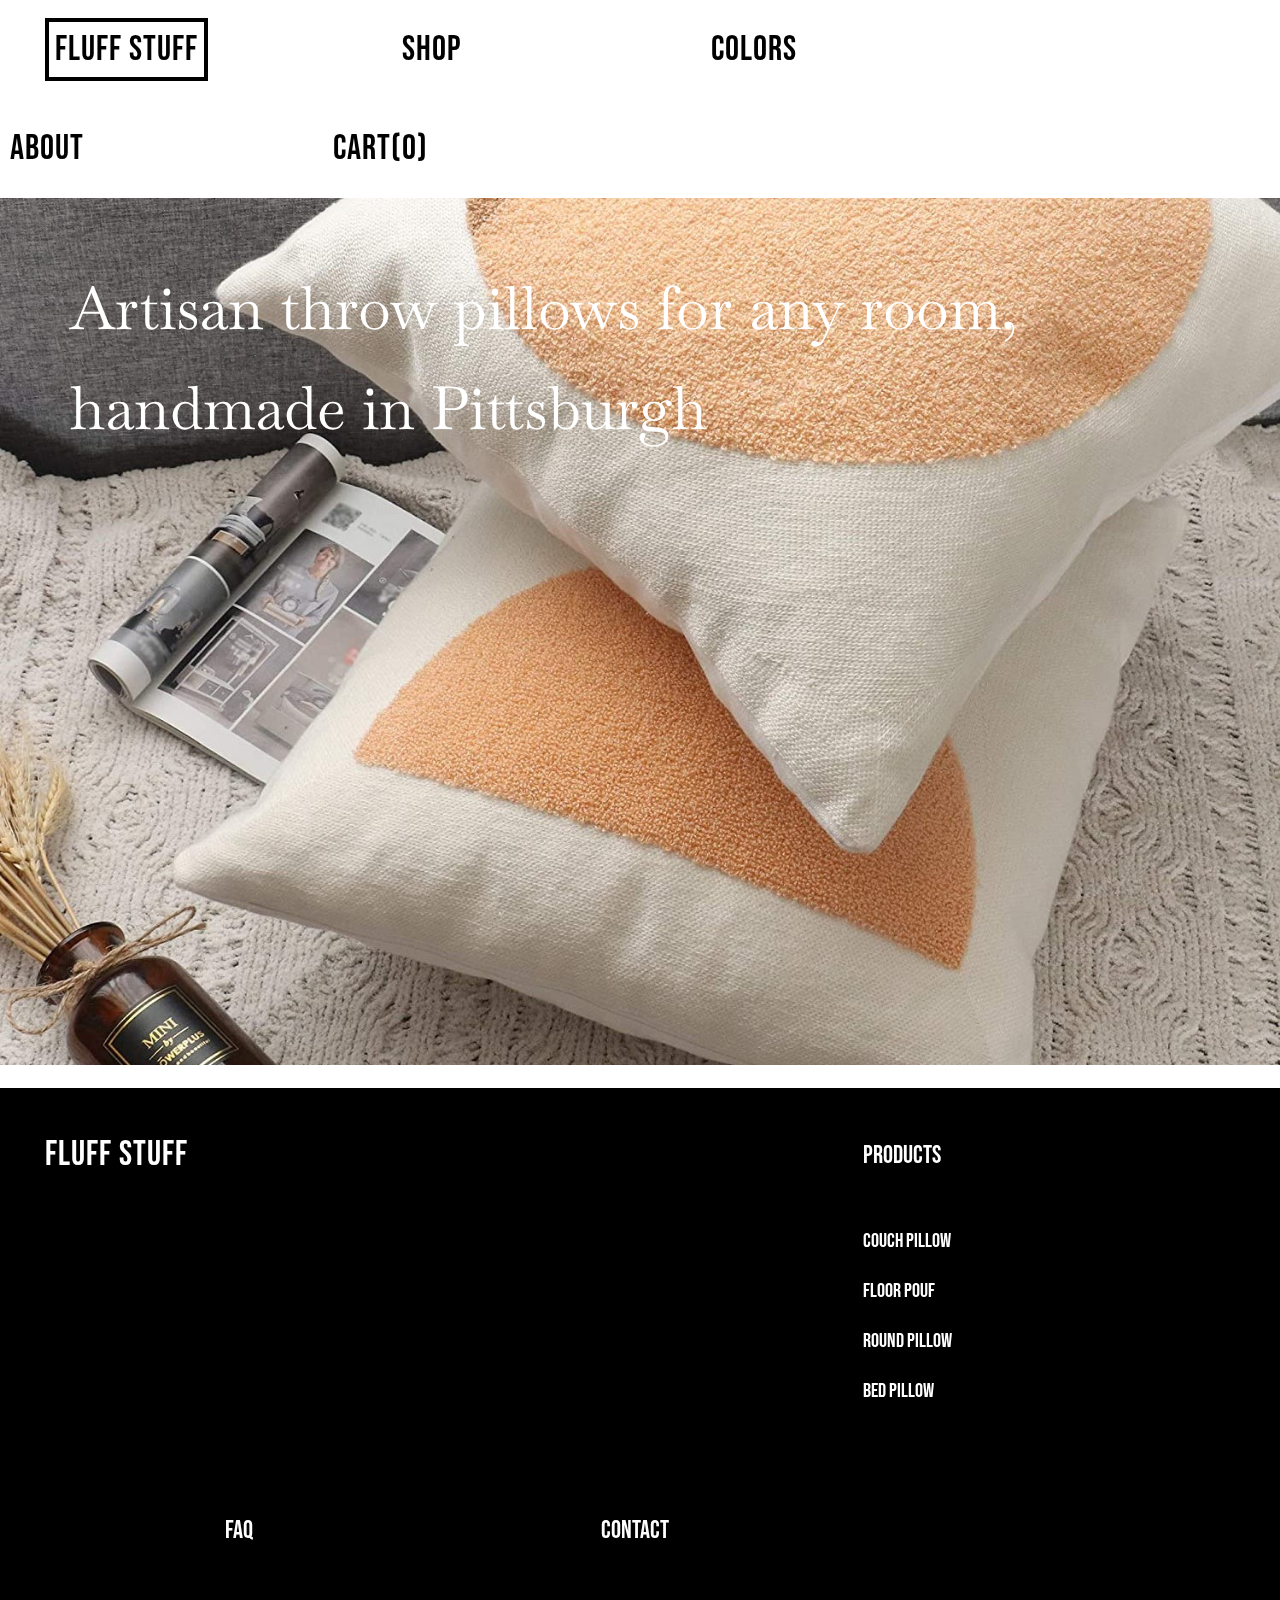
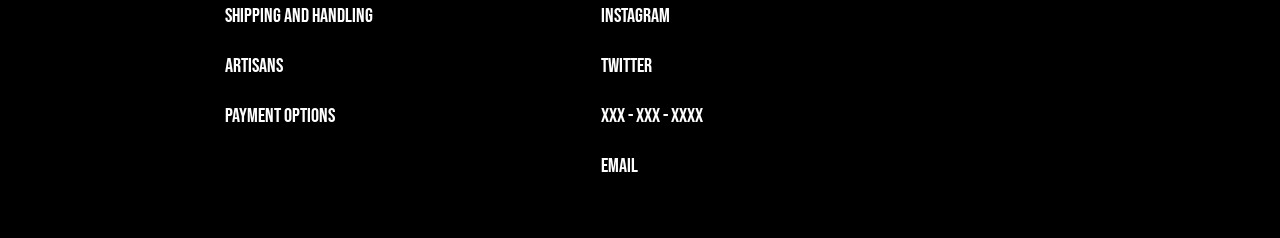
<file: index.html>
<!DOCTYPE html>
<html>
	<head>
		<link rel="stylesheet" href="homework_6A/style.css">
		<link rel="preconnect" href="https://fonts.googleapis.com">
		<link rel="preconnect" href="https://fonts.gstatic.com" crossorigin>
		<link href="https://fonts.googleapis.com/css2?family=Bebas+Neue&display=swap" rel="stylesheet">
		<link href="https://fonts.googleapis.com/css2?family=Baskervville&display=swap" rel="stylesheet">
		<title>Fluff Stuff</title>
	</head>
	<body>
		<!-- Navigation Bar -->
		<div id="navbarContainer">
			<div id="navbar-left">
				<div class="navbarText" id="currentTabBox"><a href="index.html">FLUFF STUFF</a></div>
			</div>
			<div class="navbar">
				<div class="navbarText"><a href="homework_6A/shop.html">SHOP</a></div>
			</div>
			<div class="navbar">
				<div class="navbarText">COLORS</div>
			</div>
			<div class="navbar">
				<div class="navbarText">ABOUT</div>
			</div>
			<div id="navbar-right">
				<div class="navbarText"><a href="homework_6A/cart.html">CART(</a><span>0</span>)</div>
		</div>
		<!-- Main Image -->
		<div class="homecontainer"><a href="homework_6A/shop.html">
			<img src="homework_6A/homepage_img.jpg" alt="Two linen pillows with orange yarn texture on a soft knit backdrop" width="100%">
			<div class="hometext">Artisan throw pillows for any room, handmade in Pittsburgh</div>
		</a></div>
		<!-- Footer -->
		<div class="footer">
			<div id="flogo">FLUFF STUFF</div>
			<div class="fcontainers">
				<p class="fheader">PRODUCTS</p>
				<p class="ftext">COUCH PILLOW<br>FLOOR POUF<br>ROUND PILLOW<br>BED PILLOW</p>
			</div>
			<div class="fcontainers">
				<p class="fheader">FAQ</p>
				<p class="ftext">SHIPPING AND HANDLING<br>ARTISANS<br>PAYMENT OPTIONS</p>
			</div>
			<div class="fcontainers">
				<p class="fheader">CONTACT</p>
				<p class="ftext">INSTAGRAM<br>TWITTER<br>XXX - XXX - XXXX<br>EMAIL</p>
			</div>
		</div>
	</body>
	<script src="homework_6A/main.js"></script>
</html>
</file>
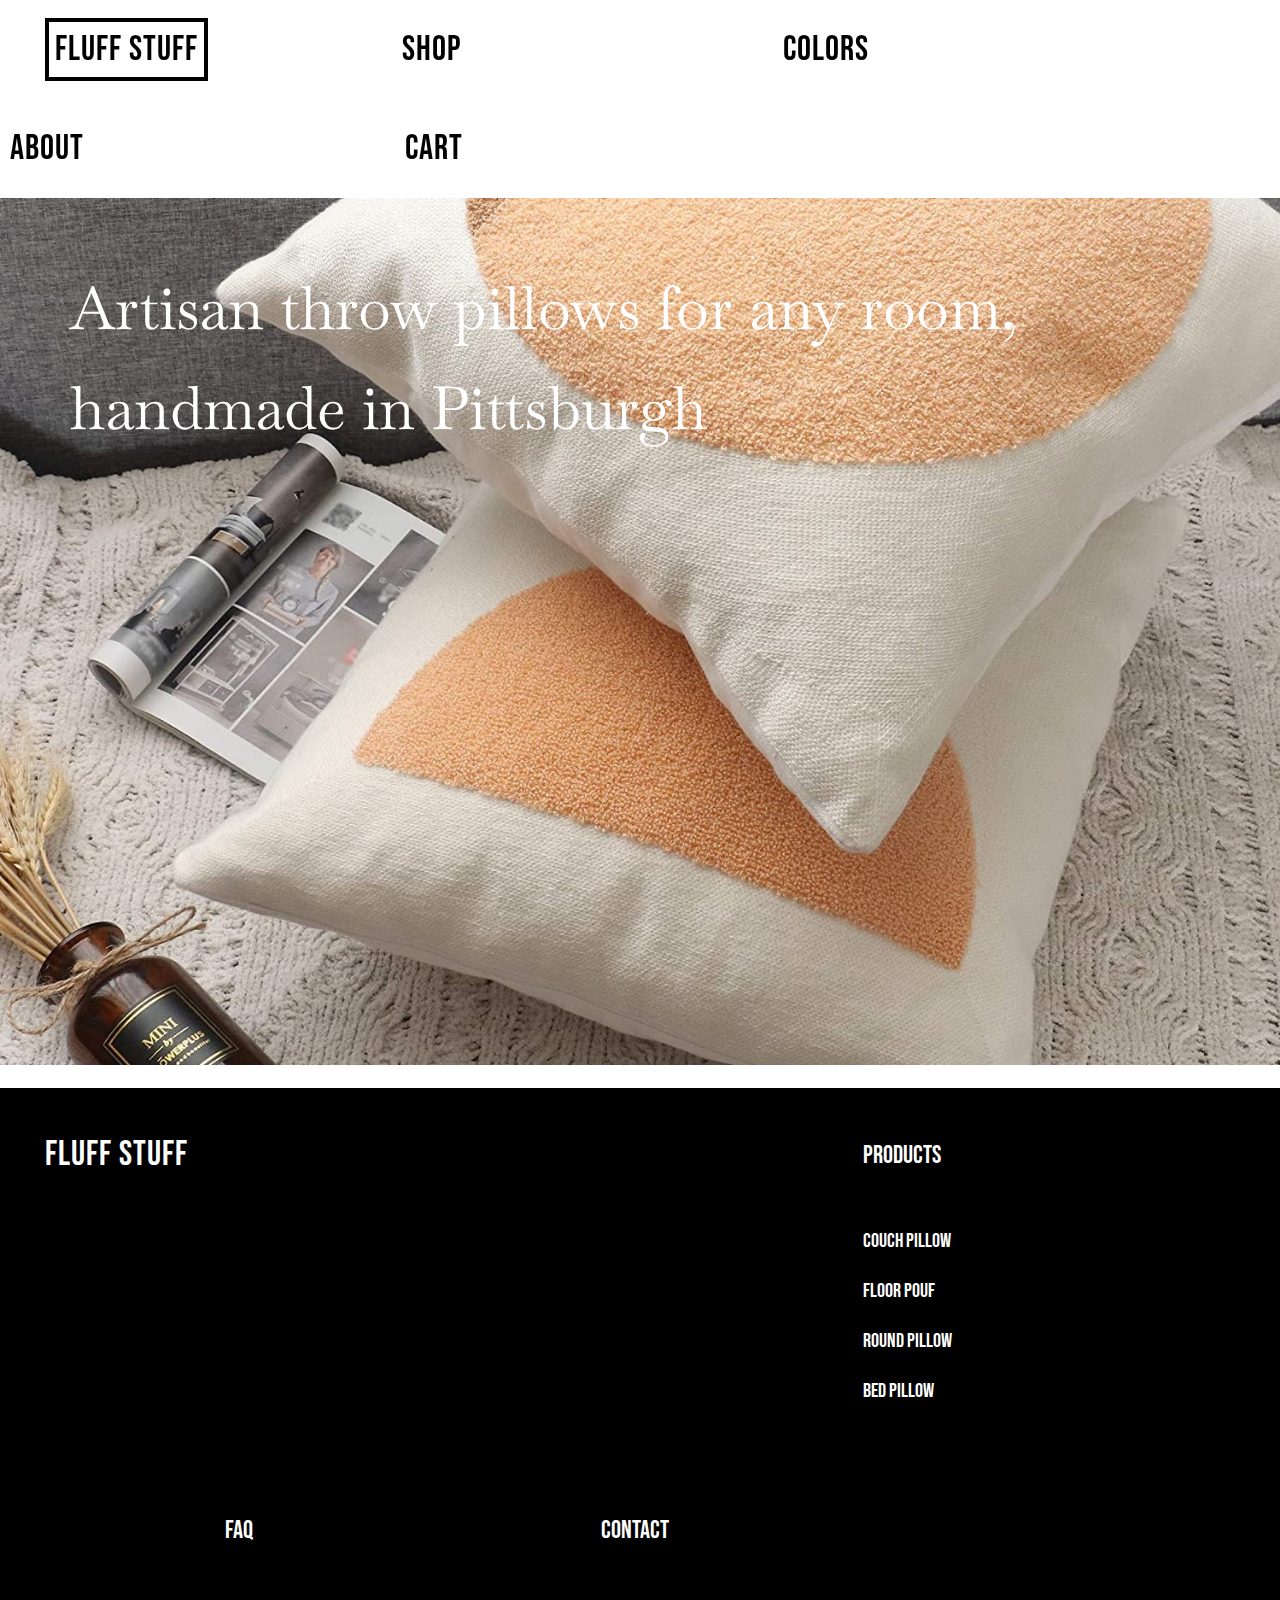
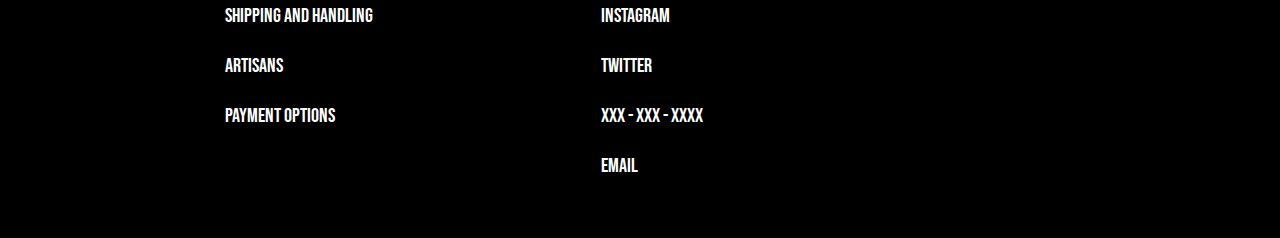
<file: homework_5/index.html>
<!DOCTYPE html>
<html>
	<head>
		<link rel="stylesheet" href="style.css">
		<link rel="preconnect" href="https://fonts.googleapis.com">
		<link rel="preconnect" href="https://fonts.gstatic.com" crossorigin>
		<link href="https://fonts.googleapis.com/css2?family=Bebas+Neue&display=swap" rel="stylesheet">
		<link href="https://fonts.googleapis.com/css2?family=Baskervville&display=swap" rel="stylesheet">
		<title>Fluff Stuff</title>
	</head>
	<body>
		<!-- Navigation Bar -->
		<div id="navbarContainer">
			<div id="navbar-left">
				<div class="navbarText" id="currentTabBox"><a href="index.html">FLUFF STUFF</a></div>
			</div>
			<div class="navbar">
				<div class="navbarText"><a href="shop.html">SHOP</a></div>
			</div>
			<div class="navbar">
				<div class="navbarText">COLORS</div>
			</div>
			<div class="navbar">
				<div class="navbarText">ABOUT</div>
			</div>
			<div id="navbar-right">
				<div class="navbarText">CART</div>
			</div>
		</div>
		<!-- Main Image -->
		<div class="homecontainer"><a href="shop.html">
			<img src="homepage_img.jpg" alt="Two linen pillows with orange yarn texture on a soft knit backdrop" width="100%">
			<div class="hometext">Artisan throw pillows for any room, handmade in Pittsburgh</div>
		</a></div>
		<!-- Footer -->
		<div class="footer">
			<div id="flogo">FLUFF STUFF</div>
			<div class="fcontainers">
				<p class="fheader">PRODUCTS</p>
				<p class="ftext">COUCH PILLOW<br>FLOOR POUF<br>ROUND PILLOW<br>BED PILLOW</p>
			</div>
			<div class="fcontainers">
				<p class="fheader">FAQ</p>
				<p class="ftext">SHIPPING AND HANDLING<br>ARTISANS<br>PAYMENT OPTIONS</p>
			</div>
			<div class="fcontainers">
				<p class="fheader">CONTACT</p>
				<p class="ftext">INSTAGRAM<br>TWITTER<br>XXX - XXX - XXXX<br>EMAIL</p>
			</div>
		</div>
	</body>
</html>
</file>
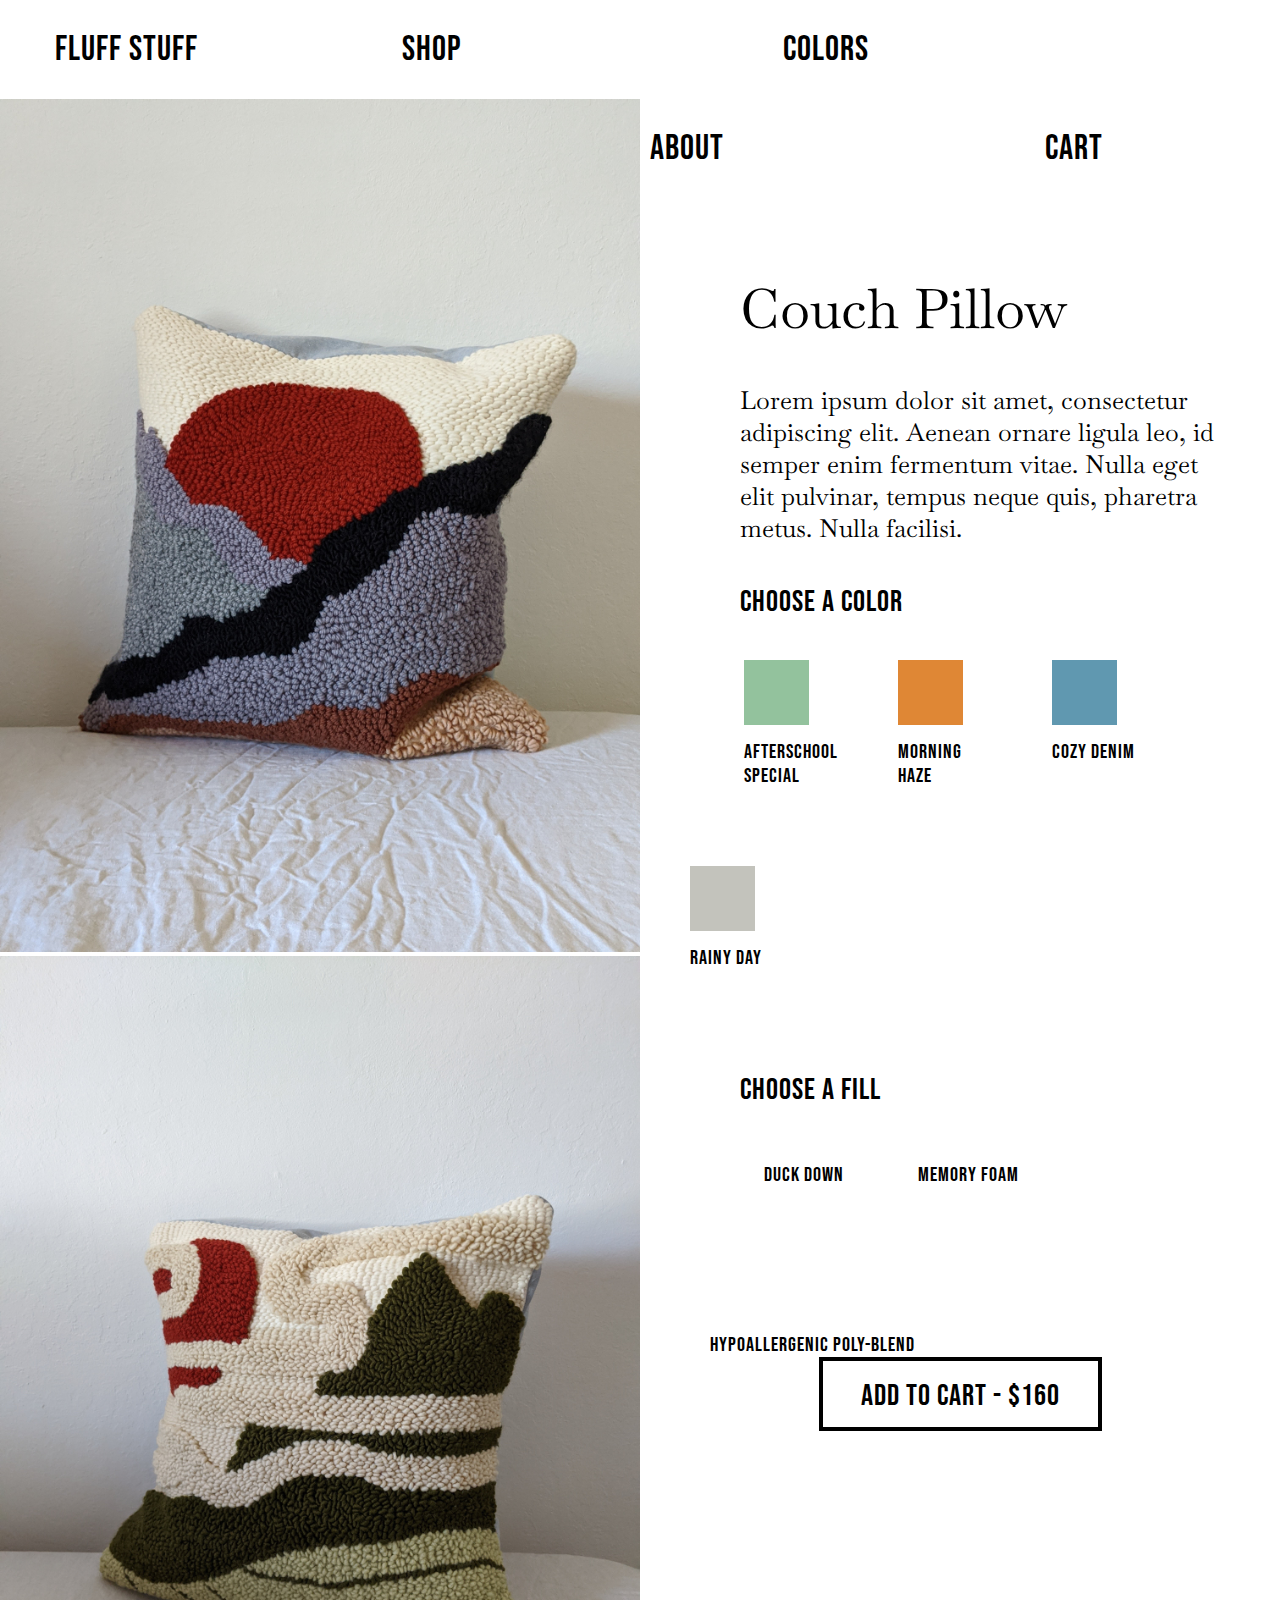
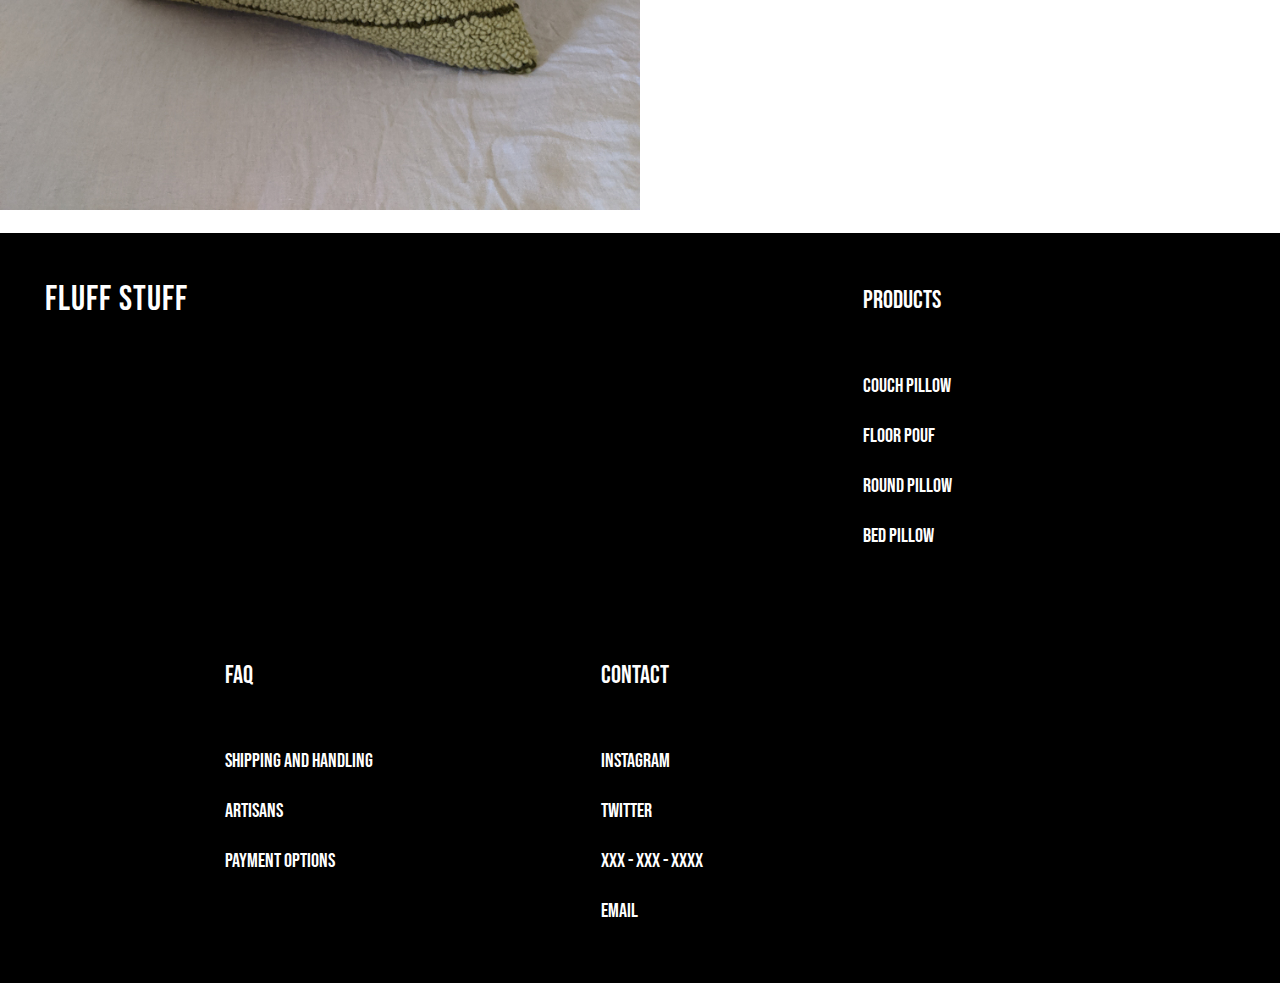
<file: homework_5/couch pillow product detail.html>
<!DOCTYPE html>
<html>
	<head>
		<link rel="stylesheet" href="style.css">
		<link rel="preconnect" href="https://fonts.googleapis.com">
		<link rel="preconnect" href="https://fonts.gstatic.com" crossorigin>
		<link href="https://fonts.googleapis.com/css2?family=Bebas+Neue&display=swap" rel="stylesheet">
		<link href="https://fonts.googleapis.com/css2?family=Baskervville&display=swap" rel="stylesheet">
		<title>Couch Pillow - Fluff Stuff</title>
	</head>
	<body>
		<!-- Navigation Bar -->
			<div id="navbar-left">
				<div class="navbarText"><a href="../index.html">FLUFF STUFF</a></div>
			</div>
			<div class="navbar">
				<div class="navbarText"><a href="shop.html">SHOP</a></div>
			</div>
			<div class="navbar">
				<div class="navbarText"><a href="colors.html">COLORS</a></div>
			</div>
			<div class="navbar">
				<div class="navbarText">ABOUT</div>
			</div>
			<div id="navbar-right">
				<div class="navbarText">CART</div>
			</div>
		<!-- Product Images -->
		<div class="imageScroll">
			<img src="product1.jpg" alt="Punch needle pillow with neutral mountainscape and red sun.">
			<img src="product2.jpg" alt="Punch needle pillow with green mountainscape, tea field, hazy fog, and red sun.">
		</div>
		<!-- Product Description/Choices -->
		<div class="productDetailContainer">
			<div id="productName">Couch Pillow</div>
			<div id="productDescription">Lorem ipsum dolor sit amet, consectetur adipiscing elit. Aenean ornare ligula leo, id semper enim fermentum vitae. Nulla eget elit pulvinar, tempus neque quis, pharetra metus. Nulla facilisi. </div>
			<!-- Product Choices -->
			<div class="choiceHeader">Choose a Color</div>
			<div class="whitespace"></div>
			<div class="colorChoices">
				<div class="colorBox" id="afterschoolspecial"></div>
				<div class="choiceLabel">Afterschool Special</div>
			</div>
			<div class="colorChoices">
				<div class="colorBox" id="morninghaze"></div>
				<div class="choiceLabel">Morning Haze</div>
			</div>
			<div class="colorChoices">
				<div class="colorBox" id="cozydenim"></div>
				<div class="choiceLabel">Cozy Denim</div>
			</div>
			<div class="colorChoices">
				<div class="colorBox" id="rainyday"></div>
				<div class="choiceLabel">Rainy Day</div>
			</div>
			<div class="choiceHeader">Choose a Fill</div>
			<div class="whitespace"></div>
			<div class="fillChoices">
				<div class="choiceLabel">Duck Down</div>
			</div>
			<div class="fillChoices">
				<div class="choiceLabel">Memory Foam</div>
			</div>
			<div class="fillChoices">
				<div class="choiceLabel">Hypoallergenic Poly-Blend</div>
			</div>
			<!-- Add to Cart -->
			<div id="addcartButton">
				<div id="addcartText">Add to Cart - $160</div>
			</div>
		</div>
		<!-- Footer -->
		<div class="footer">
			<div id="flogo">FLUFF STUFF</div>
			<div class="fcontainers">
				<p class="fheader">PRODUCTS</p>
				<p class="ftext">COUCH PILLOW<br>FLOOR POUF<br>ROUND PILLOW<br>BED PILLOW</p>
			</div>
			<div class="fcontainers">
				<p class="fheader">FAQ</p>
				<p class="ftext">SHIPPING AND HANDLING<br>ARTISANS<br>PAYMENT OPTIONS</p>
			</div>
			<div class="fcontainers">
				<p class="fheader">CONTACT</p>
				<p class="ftext">INSTAGRAM<br>TWITTER<br>XXX - XXX - XXXX<br>EMAIL</p>
			</div>
		</div>
	</body>
</html>
</file>
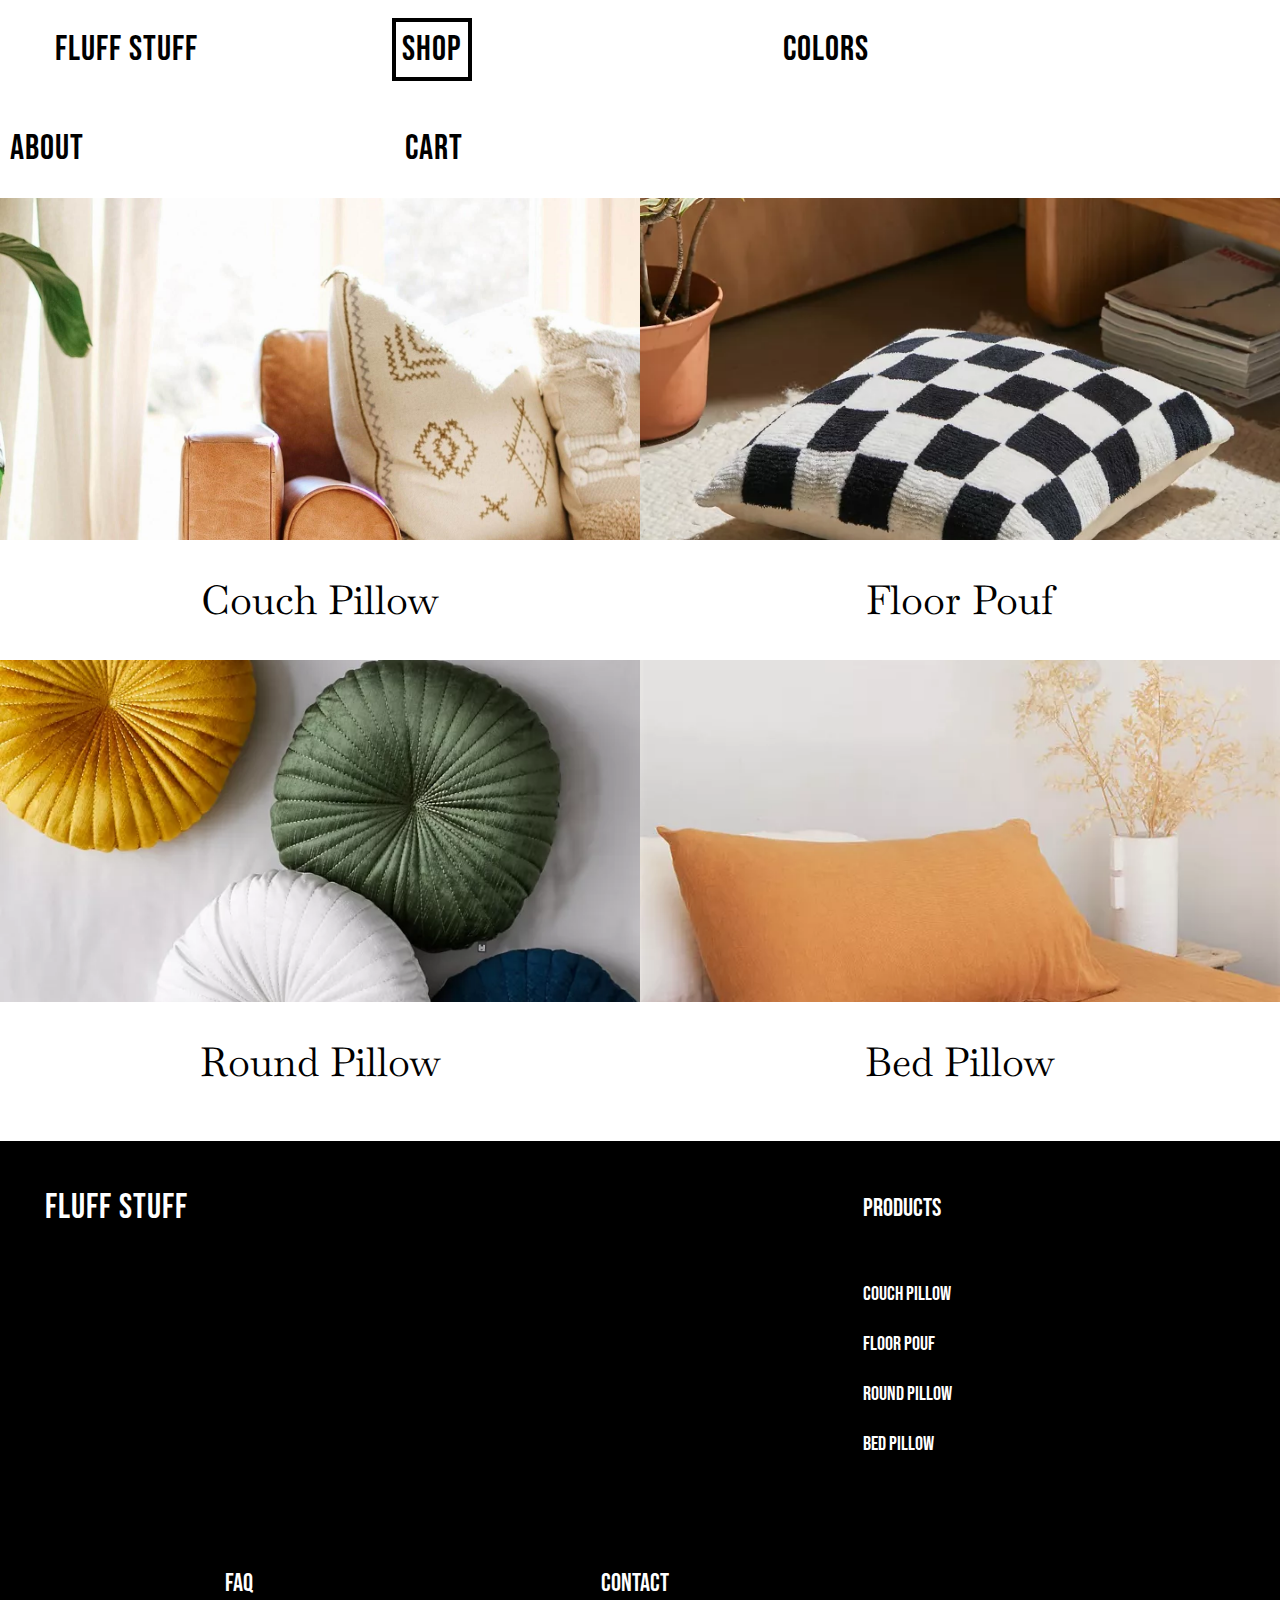
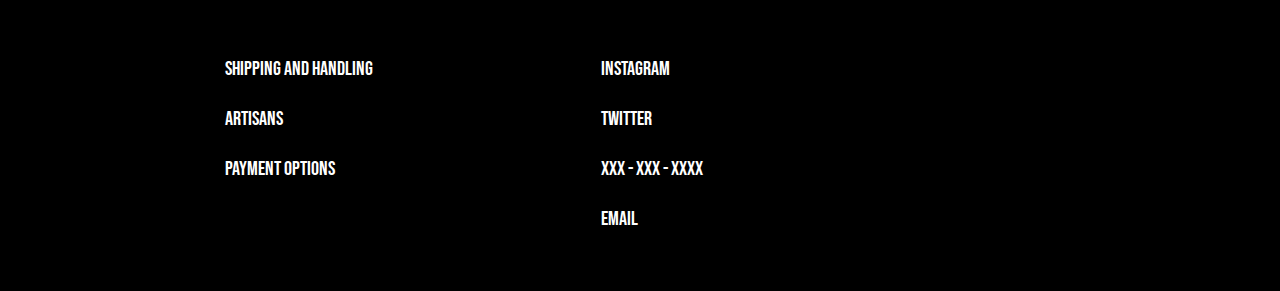
<file: homework_5/shop.html>
<!DOCTYPE html>
<html>
	<head>
		<link rel="stylesheet" href="style.css">
		<link rel="preconnect" href="https://fonts.googleapis.com">
		<link rel="preconnect" href="https://fonts.gstatic.com" crossorigin>
		<link href="https://fonts.googleapis.com/css2?family=Bebas+Neue&display=swap" rel="stylesheet">
		<link href="https://fonts.googleapis.com/css2?family=Baskervville&display=swap" rel="stylesheet">
		<title>Shop - Fluff Stuff</title>
	</head>
	<body>
		<!-- Navigation Bar -->
			<div id="navbar-left">
				<div class="navbarText"><a href="../index.html">FLUFF STUFF</a></div>
			</div>
			<div class="navbar">
				<div class="navbarText" id="currentTabBox"><a href="shop.html">SHOP</a></div>
			</div>
			<div class="navbar">
				<div class="navbarText"><a href="colors.html">COLORS</a></div>
			</div>
			<div class="navbar">
				<div class="navbarText">ABOUT</div>
			</div>
			<div id="navbar-right">
				<div class="navbarText">CART</div>
			</div>
		<!-- Product Images -->
		<div class="productContainer">
			<div class="imageContainer"><a href="couch pillow product detail.html">
				<img src="couchpillow_img.jpeg" alt="Two textured white throw pillows on a tan leather couch.">
				<div class="hoverBox-container">
					<div class="hoverBox-text">Couch Pillow</div>
				</a></div>
			</div>
			<div class="imageContainer">
				<img src="floorpouf_img.png" alt="A black-and-white checkered pillow on a rug on the floor.">
				<div class="hoverBox-container">
					<div class="hoverBox-text">Floor Pouf</div>
				</div>
			</div>
			<div class="imageContainer">
				<img src="roundpillow_img.png" alt="Yellow, green, white, and navy round velvet pillows.">
				<div class="hoverBox-container">
					<div class="hoverBox-text">Round Pillow</div>
				</div>
			</div>
			<div class="imageContainer">
				<img src="bedpillow_img.png" alt="Bed with terracotta pillow and sheets.">
				<div class="hoverBox-container">
					<div class="hoverBox-text">Bed Pillow</div>
				</div>
			</div>
		</div>
		<!-- Footer -->
		<div class="footer">
			<div id="flogo">FLUFF STUFF</div>
			<div class="fcontainers">
				<p class="fheader">PRODUCTS</p>
				<p class="ftext">COUCH PILLOW<br>FLOOR POUF<br>ROUND PILLOW<br>BED PILLOW</p>
			</div>
			<div class="fcontainers">
				<p class="fheader">FAQ</p>
				<p class="ftext">SHIPPING AND HANDLING<br>ARTISANS<br>PAYMENT OPTIONS</p>
			</div>
			<div class="fcontainers">
				<p class="fheader">CONTACT</p>
				<p class="ftext">INSTAGRAM<br>TWITTER<br>XXX - XXX - XXXX<br>EMAIL</p>
			</div>
		</div>
	</body>
</html>
</file>
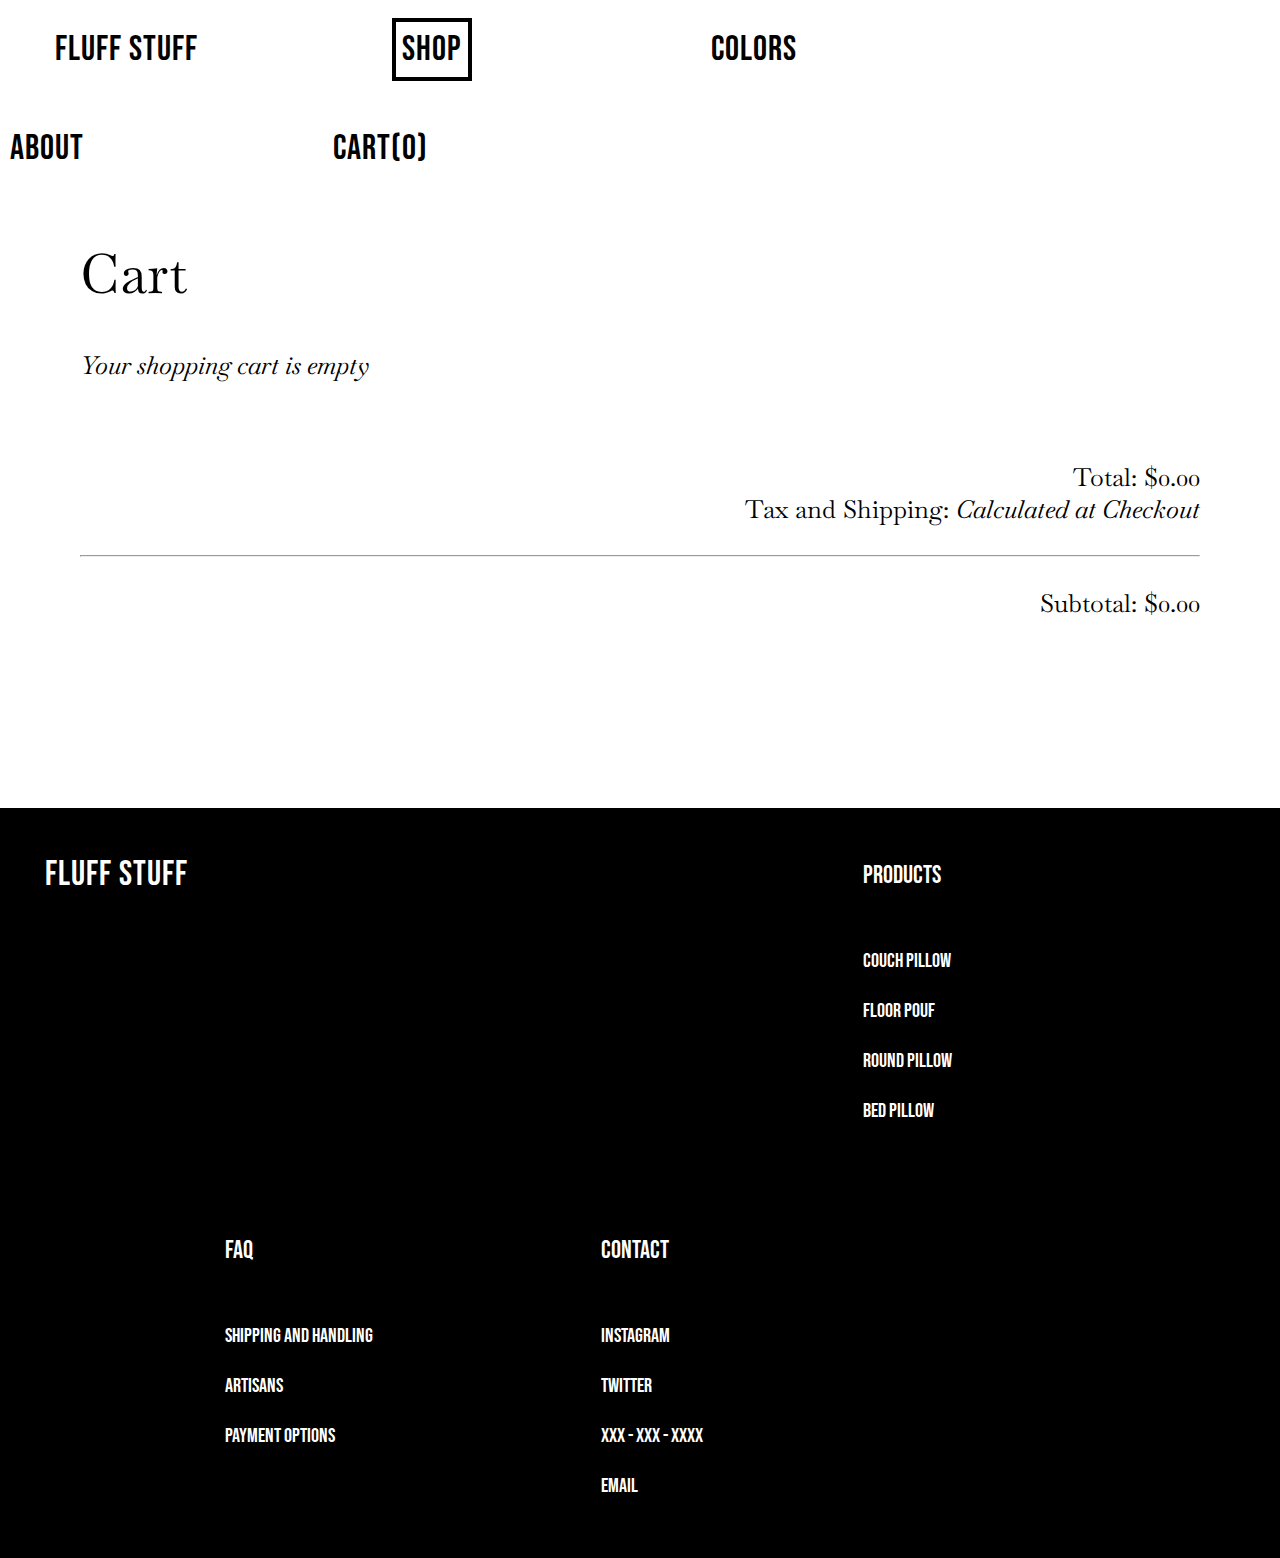
<file: homework_6A/cart.html>
<!DOCTYPE html>
<html>
	<head>
		<link rel="stylesheet" href="style.css">
		<link rel="preconnect" href="https://fonts.googleapis.com">
		<link rel="preconnect" href="https://fonts.gstatic.com" crossorigin>
		<link href="https://fonts.googleapis.com/css2?family=Bebas+Neue&display=swap" rel="stylesheet">
		<link href="https://fonts.googleapis.com/css2?family=Baskervville&display=swap" rel="stylesheet">
		<title>Shop - Fluff Stuff</title>
	</head>
	<body>
		<!-- Navigation Bar -->
			<div id="navbar-left">
				<div class="navbarText"><a href="../index.html">FLUFF STUFF</a></div>
			</div>
			<div class="navbar">
				<div class="navbarText" id="currentTabBox"><a href="shop.html">SHOP</a></div>
			</div>
			<div class="navbar">
				<div class="navbarText">COLORS</div>
			</div>
			<div class="navbar">
				<div class="navbarText">ABOUT</div>
			</div>
			<div id="navbar-right">
				<div class="navbarText"><a href="cart.html">CART(</a><span>0</span>)</div>
			</div>
		<!-- Cart Page Header -->
		<div id="cartHeader">Cart</div>

		<!-- Cart Body -->
		<div class="cartEmpty"><i>Your shopping cart is empty</i></div>

		<!-- Subtotals -->
		<div class="subtotalsText">Total: <span>$0.00</span></div>
		<div class="subtotalsText">Tax and Shipping: <i>Calculated at Checkout</i></div>
		<hr>
		<div class="subtotalsText">Subtotal: <span>$0.00</span></div>
		<div class="whitespace"></div>
		<!-- Footer -->
		<div class="footer">
			<div id="flogo">FLUFF STUFF</div>
			<div class="fcontainers">
				<p class="fheader">PRODUCTS</p>
				<p class="ftext">COUCH PILLOW<br>FLOOR POUF<br>ROUND PILLOW<br>BED PILLOW</p>
			</div>
			<div class="fcontainers">
				<p class="fheader">FAQ</p>
				<p class="ftext">SHIPPING AND HANDLING<br>ARTISANS<br>PAYMENT OPTIONS</p>
			</div>
			<div class="fcontainers">
				<p class="fheader">CONTACT</p>
				<p class="ftext">INSTAGRAM<br>TWITTER<br>XXX - XXX - XXXX<br>EMAIL</p>
			</div>
		</div>
	</body>
	<script src="main.js"></script>
</html>
</file>
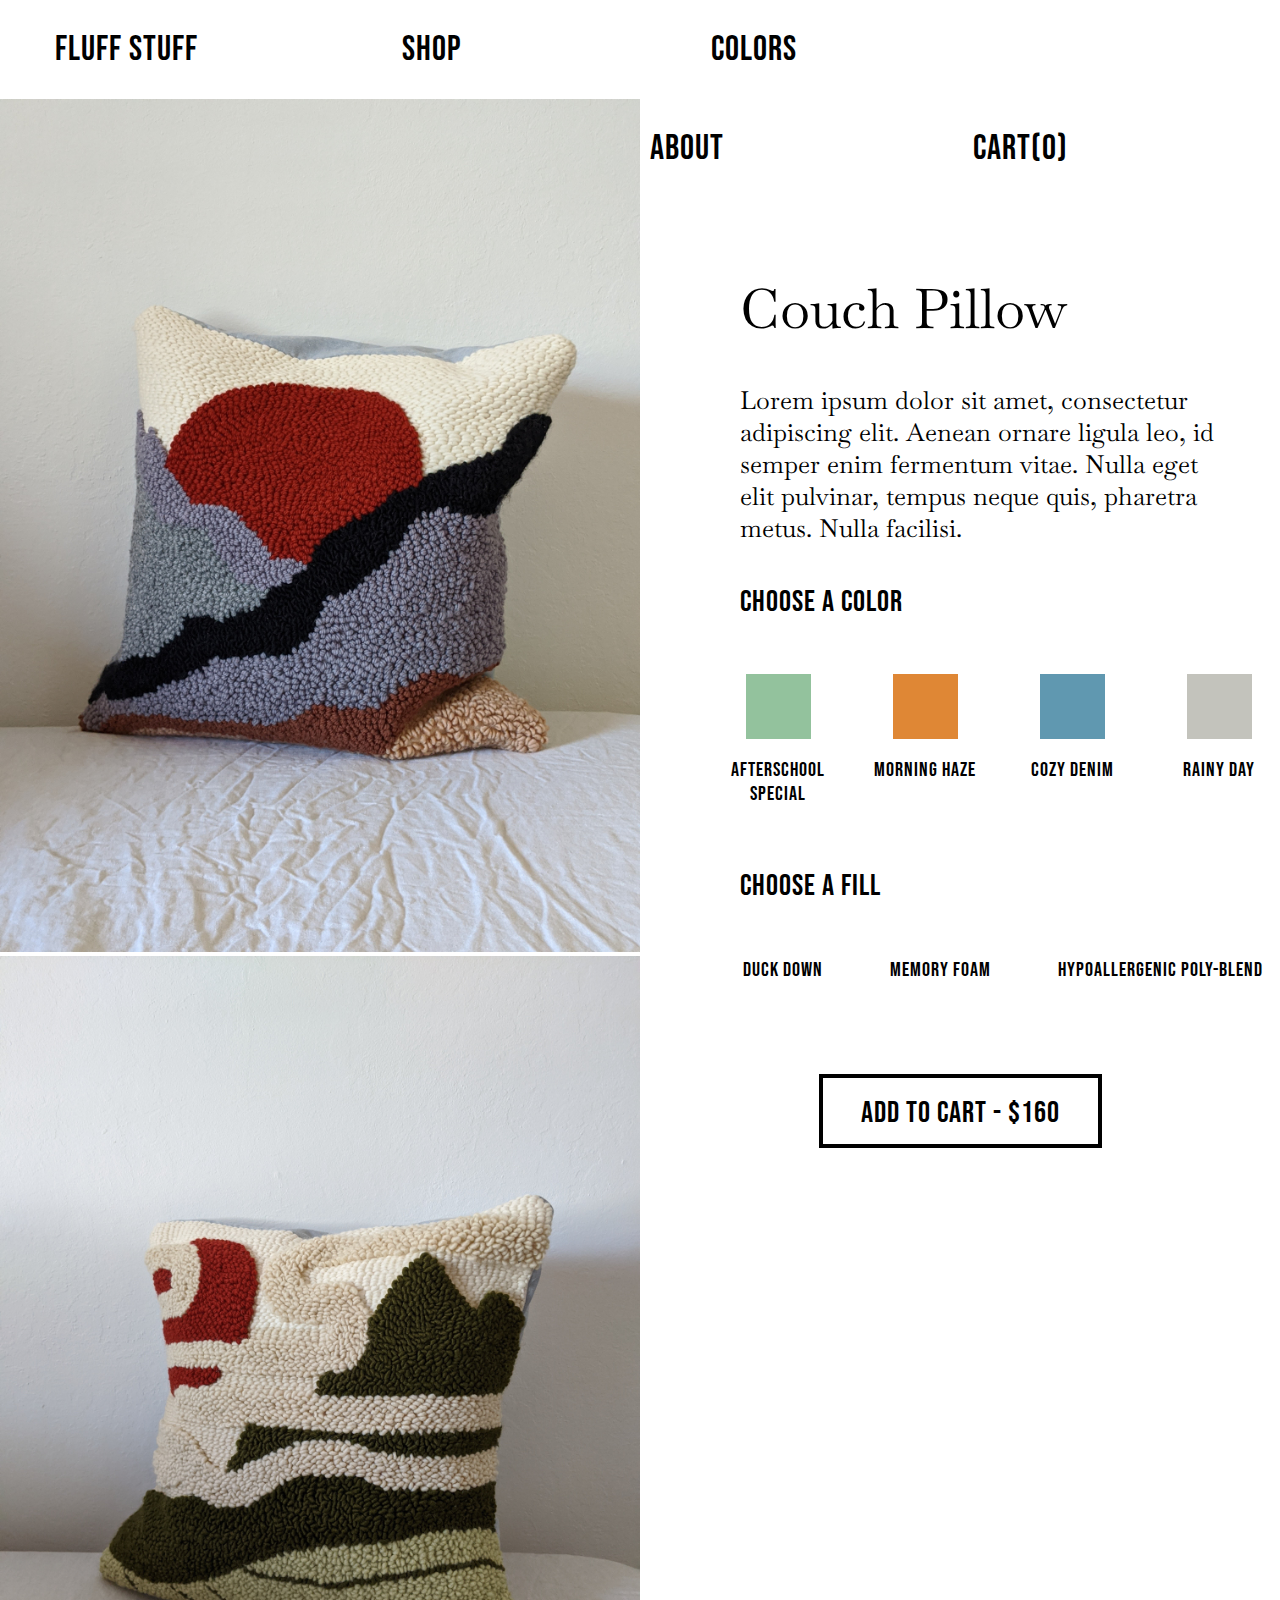
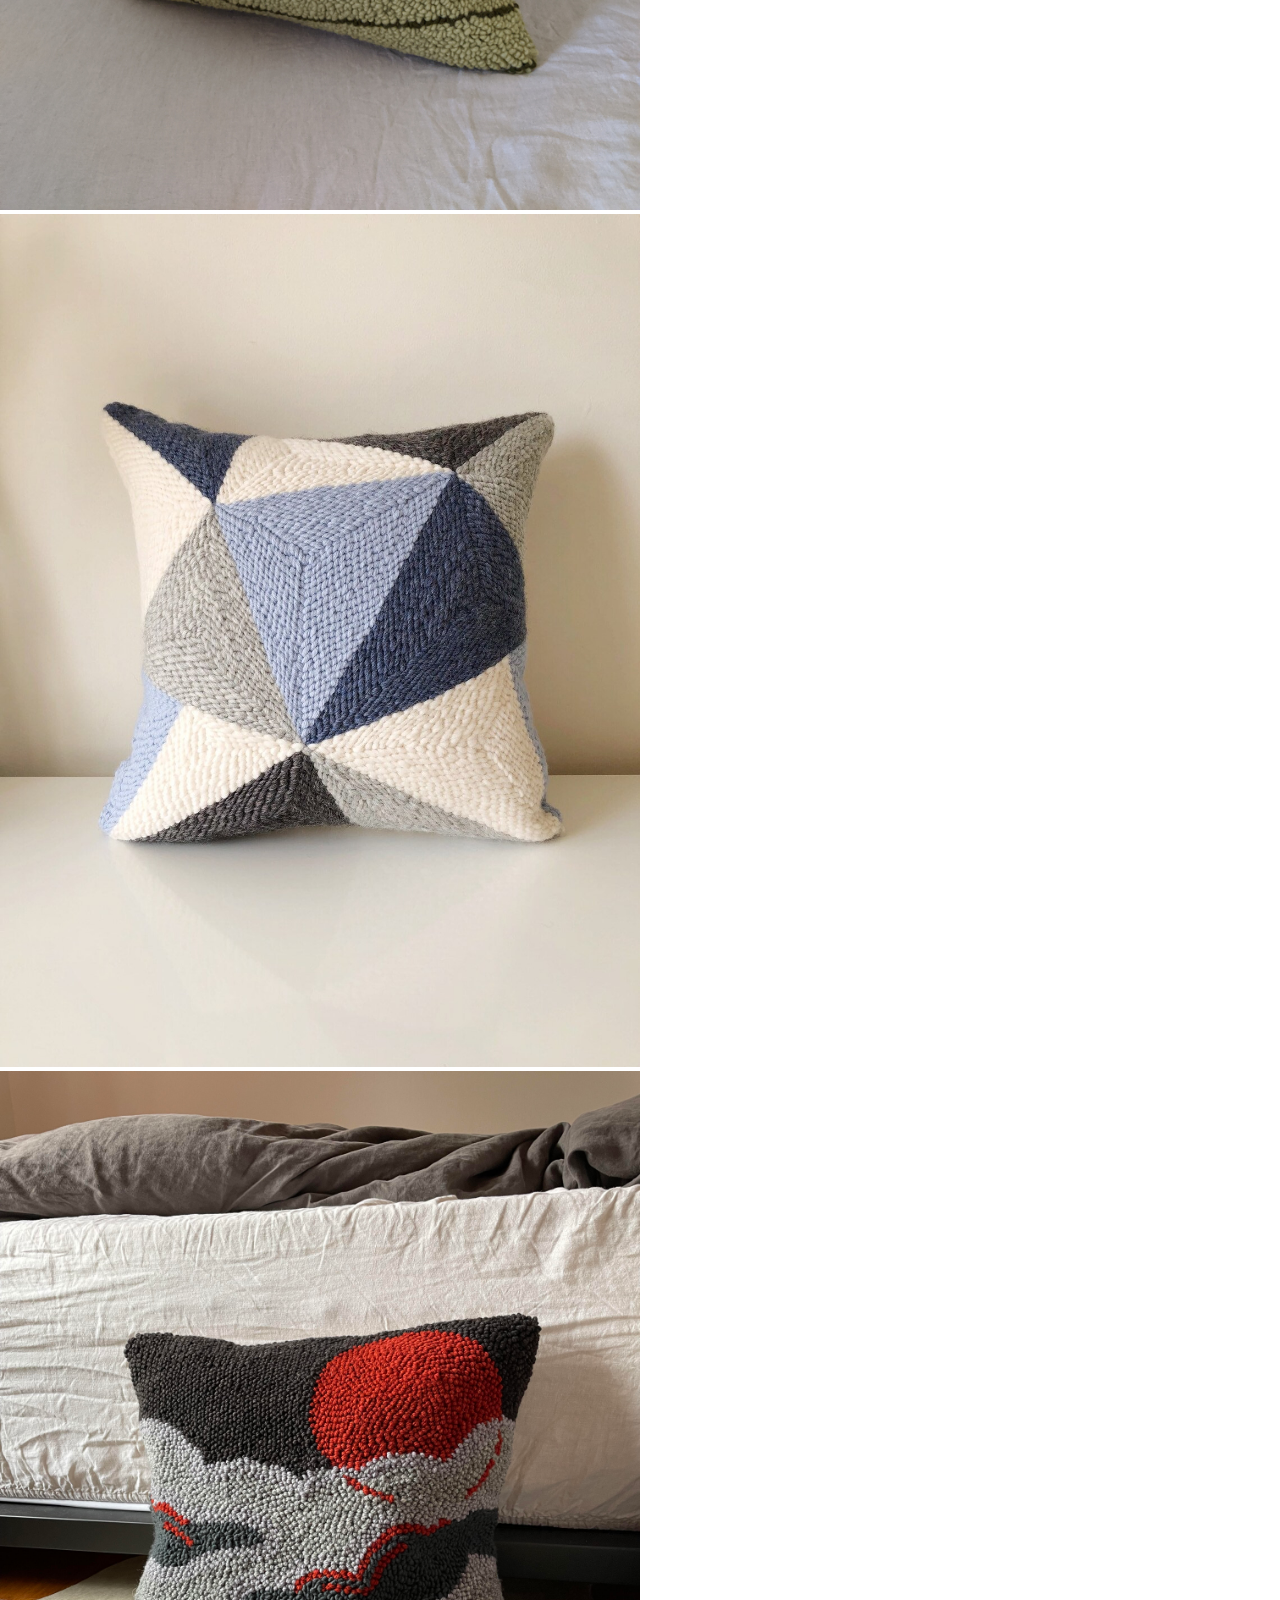
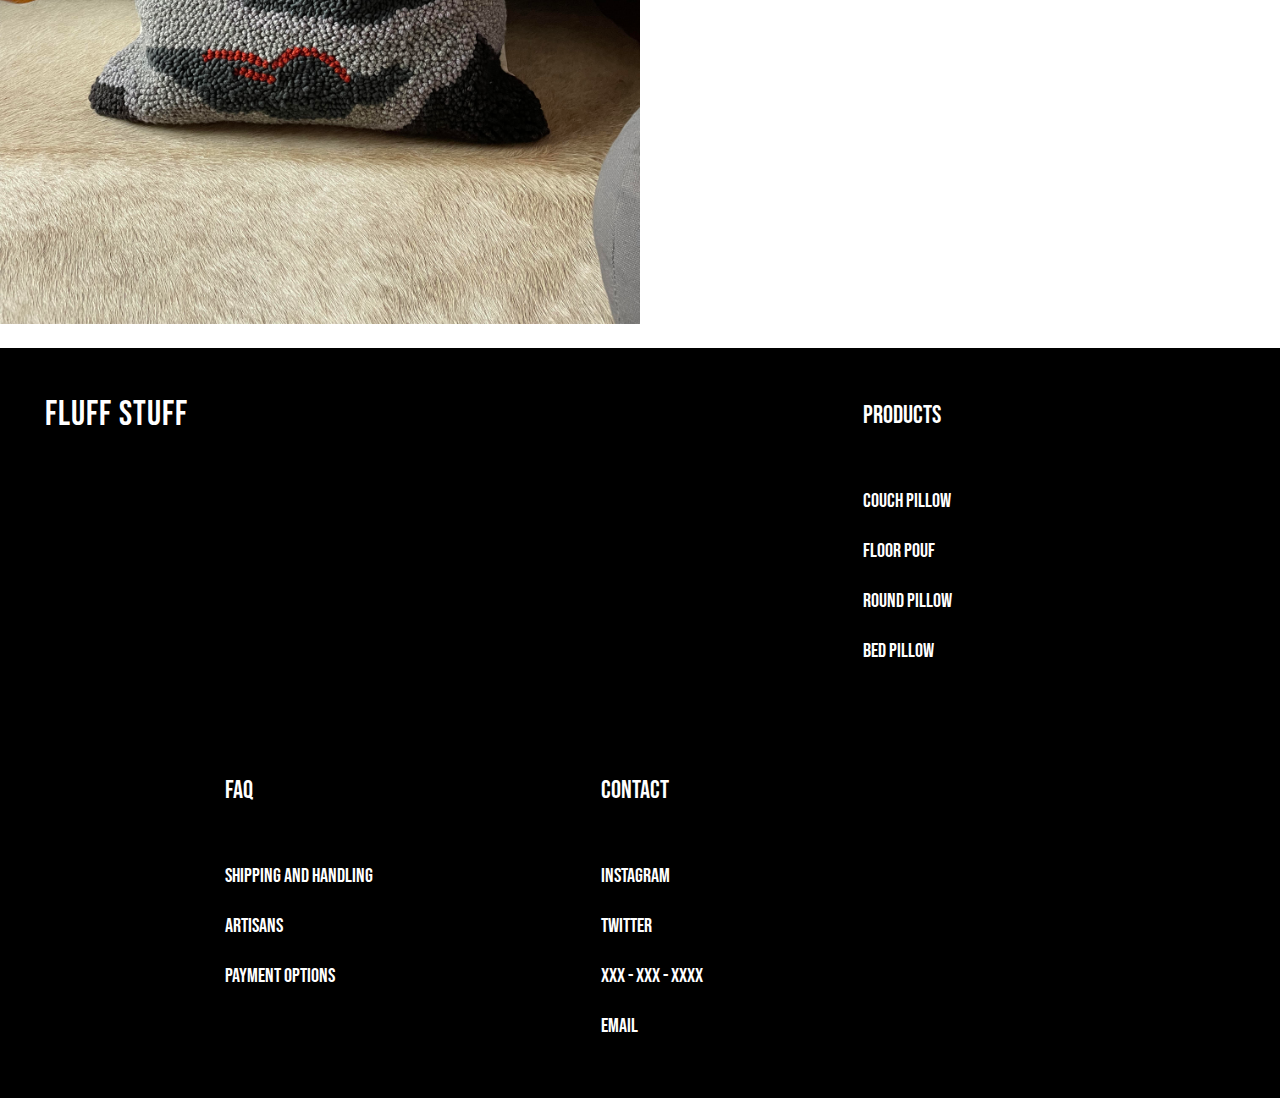
<file: homework_6A/couch pillow product detail.html>
<!DOCTYPE html>
<html>
	<head>
		<link rel="stylesheet" href="style.css">
		<link rel="preconnect" href="https://fonts.googleapis.com">
		<link rel="preconnect" href="https://fonts.gstatic.com" crossorigin>
		<link href="https://fonts.googleapis.com/css2?family=Bebas+Neue&display=swap" rel="stylesheet">
		<link href="https://fonts.googleapis.com/css2?family=Baskervville&display=swap" rel="stylesheet">
		<title>Couch Pillow - Fluff Stuff</title>
	</head>
	<body>
		<!-- Navigation Bar -->
			<div id="navbar-left">
				<div class="navbarText"><a href="../index.html">FLUFF STUFF</a></div>
			</div>
			<div class="navbar">
				<div class="navbarText"><a href="shop.html">SHOP</a></div>
			</div>
			<div class="navbar">
				<div class="navbarText"><a href="colors.html">COLORS</a></div>
			</div>
			<div class="navbar">
				<div class="navbarText">ABOUT</div>
			</div>
			<div id="navbar-right">
				<div class="navbarText"><a href="cart.html">CART(</a><span>0</span>)</div>
			</div>

		<!-- Product Images -->
		<div class="imageScroll">
			<img src="product1.jpg" alt="Punch needle pillow with neutral mountainscape and red sun." id="product1">
			<img src="product2.jpg" alt="Punch needle pillow with green mountainscape, tea field, hazy fog, and red sun." id="product2">
			<img src="product3.jpg" alt="Punch needle pillow with a blue and white geometric design." id="product3">
			<img src="product4.jpg" alt="Punch needle pillow depicting dark grey clouds on a dark sky and red sun." id="product4">
		</div>

		<!-- Product Description/Choices -->
		<div class="productDetailContainer">
			<div id="productName">Couch Pillow</div>
			<div id="productDescription">Lorem ipsum dolor sit amet, consectetur adipiscing elit. Aenean ornare ligula leo, id semper enim fermentum vitae. Nulla eget elit pulvinar, tempus neque quis, pharetra metus. Nulla facilisi. </div>
			<!-- Product Choices -->
			<div class="choiceHeader">Choose a Color</div>
			<div class="whitespace"></div>
			<div class="colorChoices" id="product1selector">
				<div class="colorBox" id="afterschoolspecial"></div>
				<div class="choiceLabel">Afterschool Special</div>
			</div>
			<div class="colorChoices" id="product2selector">
				<div class="colorBox" id="morninghaze"></div>
				<div class="choiceLabel">Morning Haze</div>
			</div>
			<div class="colorChoices">
				<div class="colorBox" id="cozydenim"></div>
				<div class="choiceLabel">Cozy Denim</div>
			</div>
			<div class="colorChoices">
				<div class="colorBox" id="rainyday"></div>
				<div class="choiceLabel">Rainy Day</div>
			</div>
			<div class="choiceHeader">Choose a Fill</div>
			<div class="whitespace"></div>
			<div class="fillChoices">
				<div class="choiceLabel">Duck Down</div>
			</div>
			<div class="fillChoices">
				<div class="choiceLabel">Memory Foam</div>
			</div>
			<div class="fillChoices">
				<div class="choiceLabel">Hypoallergenic Poly-Blend</div>
			</div>
			<!-- Add to Cart -->
			<div class="addCart" id="addcartButton">
				<div id="addcartText">Add to Cart - $160</div>
			</div>
		</div>
		<!-- Footer -->
		<div class="footer">
			<div id="flogo">FLUFF STUFF</div>
			<div class="fcontainers">
				<p class="fheader">PRODUCTS</p>
				<p class="ftext">COUCH PILLOW<br>FLOOR POUF<br>ROUND PILLOW<br>BED PILLOW</p>
			</div>
			<div class="fcontainers">
				<p class="fheader">FAQ</p>
				<p class="ftext">SHIPPING AND HANDLING<br>ARTISANS<br>PAYMENT OPTIONS</p>
			</div>
			<div class="fcontainers">
				<p class="fheader">CONTACT</p>
				<p class="ftext">INSTAGRAM<br>TWITTER<br>XXX - XXX - XXXX<br>EMAIL</p>
			</div>
		</div>
	</body>
	<script src="main.js"></script>
</html>
</file>
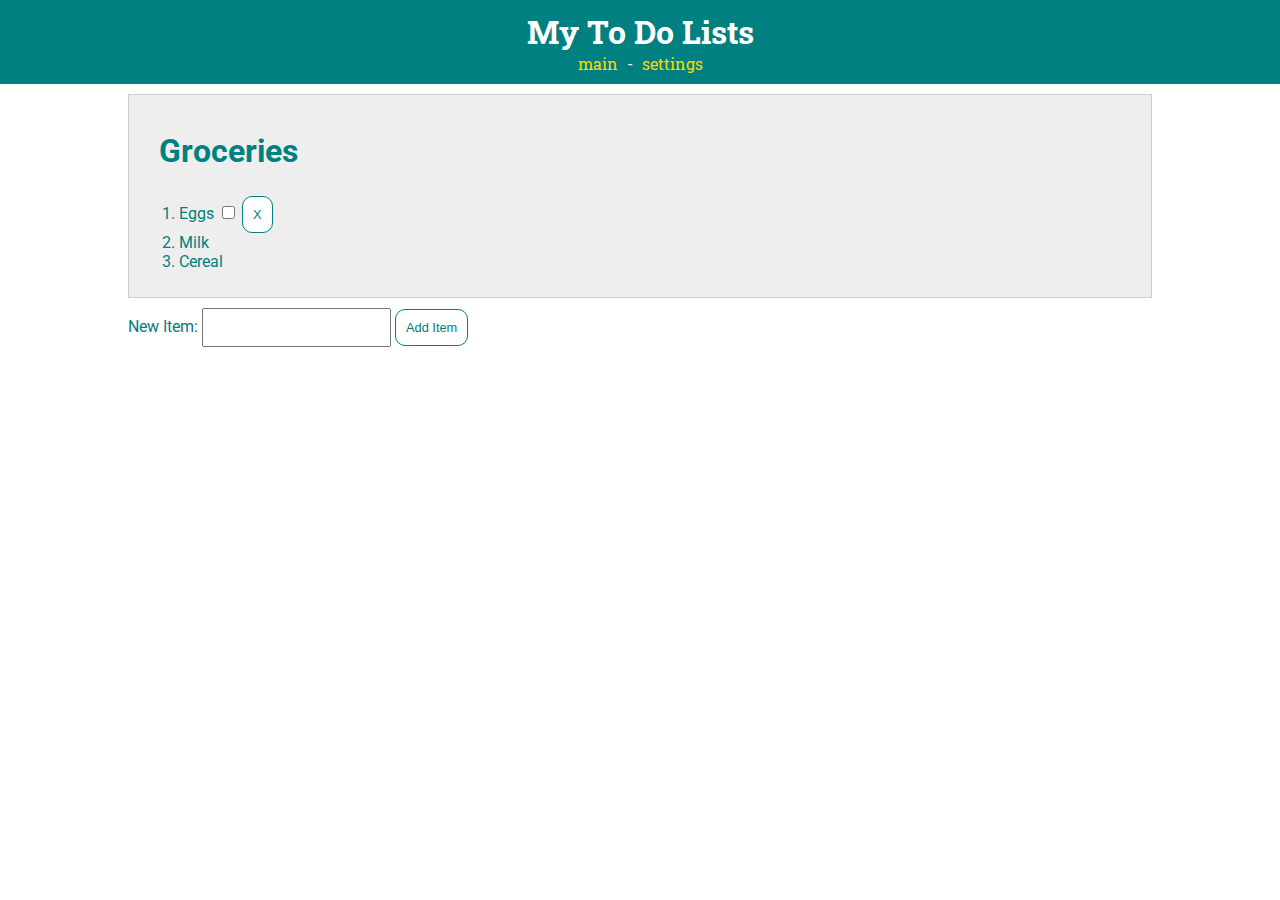
<file: todo-starter-master/todo-starter-master/list.html>
<!DOCTYPE html>
<html lang="en">
<head>
    <title>To Do App</title>
    <!-- styles -->
    <link rel="stylesheet" type="text/css" href="style.css">
    <!-- fonts -->
    <link href="https://fonts.googleapis.com/css?family=Roboto|Roboto+Slab" rel="stylesheet">
    <!-- javascript -->
    <script src="main.js" type="text/javascript"></script>
</head>

<body>
    <div id="container">
        <header>
            <h1>My To Do Lists</h1>
            <nav>
                <a href="index.html">main</a> -
                <a href="index.html">settings</a>
            </nav>
        </header>

        <div id="todo-lists">
            <div class="list">
                <h2 class="list-title">Groceries</h2>
                <ol id="grocery-list">
                    <li>Eggs
                        <input id="check-eggs" type="checkbox" class="complete-item" onclick="completeListItem(this)">
                        <button class="delete-item" onclick="deleteListItem(this.parentNode)">X</button>
                    </li>
                    <li>Milk</li>
                    <li>Cereal</li>
                </ol>

            </div>
            <label for="new-list-item">New Item:</label>
            <input id="new-list-item" type="text">
            <button onclick="addListItem()">Add Item</button>
        </div>
    </div>
</body>

</html>
</file>
<file: homework_6A/style.css>
html, body {
	margin: 0;
	padding: 0;
}

a:link {
	color: black;
	text-decoration: none;
}

a:visited {
	color: black;
	text-decoration: none;
}

a:active {
	color: black;
	text-decoration: none;
}

#navbarContainer {
	width: 100%;
	position: sticky;
	top: 0;
}

.navbarText {
	font-family: 'Bebas Neue', sans-serif;
	font-size: 35px;
	letter-spacing: 1px;
	color: black;
	border: 4px solid transparent;
	padding: 6px;
}

.navbarText:hover {
	border: 4px solid black;
}


#navbar-left {
	display: inline-block;
	padding-right: 20vh;
	padding-left: 5vh;
	padding-top: 2vh;
	padding-bottom: 2vh;
	text-align: left;
}

#navbar-right {
	display: inline-block;
	padding-top: 2vh;
	padding-bottom: 2vh;
	text-align: left;
}

.navbar {
	display: inline-block;
	padding-right: 25vh;
	padding-top: 2vh;
	padding-bottom: 2vh;
	text-align: left;
}

#currentTabBox {
	border: 4px solid black;
	padding: 6px;
}

.homecontainer {
	position: relative;
	text-align: center;
}

.hometext {
	font-family: 'Baskervville', serif;
	font-size: 60px;
	line-height: 100px;
	text-align: left;
	color: white;
	position: absolute;
	top: 60px;
	left: 70px;
	width: 75%;
}

.productContainer {
	display: flex;
	flex-wrap: wrap;
  	position: relative;
  	margin: 0 auto;
}

.productContainer .imageContainer {
	width: 50%;
}

.productContainer img {
	width: 100%;
	height: 100%;
}

.imageContainer {
	position: relative;
}

.hoverBox-container {
	position: absolute;
	width: 100%;
	height: 120px;
	background: white;
	margin: 0 auto;
	bottom: 0;
}

.hoverBox-text {
	font-family: Baskervville, serif;
	font-size: 40px;
	text-align: center;
	vertical-align: middle;
	line-height: 120px;
}

.imageScroll{
	position: relative;
	float: left;
	width: 50%;
}

.imageScroll img {
	width: 100%;
	height: 100%;
}

.productDetailContainer {
	width: 50%;
	float: right;
	display: inline-block;
}

#productName {
	font-family: 'Baskervville', serif;
	font-size: 55px;
	margin-top: 75px;
	margin-left: 100px;
}

#productDescription {
	font-family: 'Baskervville', serif;
	font-size: 25px;
	margin-left: 100px;
	margin-top: 40px;
	width: 75%;
}

.whitespace {
	width: 50px;
	height: 166px;
	display: inline-block;
	margin: 0 auto;
}

.choiceHeader {
	font-family: 'Bebas Neue', sans-serif;
	font-size: 30px;
	letter-spacing: 1px;
	margin-left: 100px;
	margin-top: 40px;
}

.colorChoices {
	width: 110px;
	height: 150px;
	text-align: center;
	margin: 0 auto;
	vertical-align: top;
	padding-top: 20px;
	margin-left: 25px;
	margin-top: 30px;
	display: inline-block;
	border: 4px solid transparent;
}

.colorChoices:hover {
	border: 4px solid black;
}

.colorChoices-selected {
	border: 4px solid black;
}

.colorBox {
	display: inline-block;
	width: 65px;
	height: 65px;
	margin-bottom: 15px;
}

.choiceLabel {
	text-align: center;
	display: inline-block;
	font-family: 'Bebas Neue', sans-serif;
	font-size: 20px;
	letter-spacing: 1px;
}

.fillChoices {
	margin: 0 auto;
	vertical-align: top;
	display: inline-block;
	margin-left: 35px;
	margin-top: 40px;
	border: 4px solid transparent;
	padding: 10px;
}

.fillChoices:hover {
	border: 4px solid black;
}

#afterschoolspecial {
	background-color: #93C29D
}

#morninghaze {
	background-color: #DF8735;
}

#cozydenim {
	background-color: #6098B0;
}

#rainyday {
	background-color: #C3C3BC;
}

#addcartButton {
	width: 275px;
	height: 66px;
	margin: 0 auto;
	border: 4px solid black;
}

#addcartText {
	font-family: 'Bebas Neue', sans-serif;
	font-size: 30px;
	letter-spacing: 1px;
	text-align: center;
	vertical-align: middle;
	line-height: 70px;
}

#addcartButton:hover {
	color: white;
	background-color: black;
}

#cartHeader {
	font-family: 'Baskervville', serif;
	font-size: 55px;
	margin-left: 80px;
	margin-top: 40px;
	padding-bottom: 40px;
}

.subtotalsText {
	font-family: 'Baskervville', serif;
	font-size: 25px;
	text-align: right;
	margin-right: 80px;
}

.cartEmpty {
	font-family: 'Baskervville', serif;
	font-size: 25px;
	margin-left: 80px;
	margin-bottom: 80px;
}

hr {
	margin-top: 30px;
	margin-bottom: 30px;
	margin-left: 80px;
	margin-right: 80px;
}

.footer {
	display: inline-block;
	width: 100%;
	margin-top: 1.5%;
	top: 100px;
	background: black;
	font-family: 'Bebas Neue', sans-serif;
	color: white;
}

#flogo {
	display: inline-block;
	float: left;
	font-size: 35px;
	padding-left: 5vh;
	padding-top: 5vh;
	padding-right: 50vh;
	letter-spacing: 1px;
}

.fcontainers {
	display: inline-block;
	padding-top: 3vh;
	padding-bottom: 3vh;
	padding-left: 25vh;
}

.ftext {
	float: left;
	font-size: 20px;
	line-height: 2.5;
}

.fheader {
	font-size: 25px;
}
</file>
<file: homework_5/style.css>
html, body {
	margin: 0;
	padding: 0;
}

a:link {
	color: black;
	text-decoration: none;
}

a:visited {
	color: black;
	text-decoration: none;
}

a:active {
	color: black;
	text-decoration: none;
}

#navbarContainer {
	width: 100%;
	position: sticky;
	top: 0;
}

.navbarText {
	font-family: 'Bebas Neue', sans-serif;
	font-size: 35px;
	letter-spacing: 1px;
	color: black;
	border: 4px solid transparent;
	padding: 6px;
}

.navbarText:hover {
	border: 4px solid black;
}

#navbar-left {
	display: inline-block;
	padding-right: 20vh;
	padding-left: 5vh;
	padding-top: 2vh;
	padding-bottom: 2vh;
	text-align: left;
}

#navbar-right {
	display: inline-block;
	padding-right: 5vh;
	padding-top: 2vh;
	padding-bottom: 2vh;
	text-align: left;
}

.navbar {
	display: inline-block;
	padding-right: 33vh;
	padding-top: 2vh;
	padding-bottom: 2vh;
	text-align: left;
}

#currentTabBox {
	border: 4px solid black;
	padding: 6px;
}

.homecontainer {
	position: relative;
	text-align: center;
}

.hometext {
	font-family: 'Baskervville', serif;
	font-size: 60px;
	line-height: 100px;
	text-align: left;
	color: white;
	position: absolute;
	top: 60px;
	left: 70px;
	width: 75%;
}

.productContainer {
	display: flex;
	flex-wrap: wrap;
  	position: relative;
  	margin: 0 auto;
}

.productContainer .imageContainer {
	width: 50%;
}

.productContainer img {
	width: 100%;
	height: 100%;
}

.imageContainer {
	position: relative;
}

.hoverBox-container {
	position: absolute;
	width: 100%;
	height: 120px;
	background: white;
	margin: 0 auto;
	bottom: 0;
}

.hoverBox-text {
	font-family: Baskervville, serif;
	font-size: 40px;
	text-align: center;
	vertical-align: middle;
	line-height: 120px;
}

.imageScroll{
	position: relative;
	float: left;
	width: 50%;
}

.imageScroll img {
	width: 100%;
	height: 100%;
}

.productDetailContainer {
	width: 50%;
	float: right;
	display: inline-block;
}

#productName {
	font-family: 'Baskervville', serif;
	font-size: 55px;
	margin-top: 75px;
	margin-left: 100px;
}

#productDescription {
	font-family: 'Baskervville', serif;
	font-size: 25px;
	margin-left: 100px;
	margin-top: 40px;
	width: 75%;
}

.whitespace {
	width: 50px;
	height: 166px;
	display: inline-block;
	margin: 0 auto;
}

.choiceHeader {
	font-family: 'Bebas Neue', sans-serif;
	font-size: 30px;
	letter-spacing: 1px;
	margin-left: 100px;
	margin-top: 40px;
}

.colorChoices {
	width: 100px;
	height: 166px;
	margin: auto;
	vertical-align: top;
	padding-top: 40px;
	padding-left: 50px;
	display: inline-block;
}

.colorBox {
	width: 65px;
	height: 65px;
}

.choiceLabel {
	padding-top: 15px;
	font-family: 'Bebas Neue', sans-serif;
	font-size: 20px;
	letter-spacing: 1px;
}

.fillChoices {
	margin: 0 auto;
	vertical-align: top;
	display: inline-block;
	padding-left: 70px;
	padding-top: 40px;
}

#afterschoolspecial {
	background-color: #93C29D
}

#morninghaze {
	background-color: #DF8735;
}

#cozydenim {
	background-color: #6098B0;
}

#rainyday {
	background-color: #C3C3BC;
}

#addcartButton {
	width: 275px;
	height: 66px;
	margin: 0 auto;
	border: 4px solid black;
}

#addcartText {
	font-family: 'Bebas Neue', sans-serif;
	font-size: 30px;
	letter-spacing: 1px;
	text-align: center;
	vertical-align: middle;
	line-height: 70px;
}

.footer {
	display: inline-block;
	width: 100%;
	margin-top: 1.5%;
	top: 100px;
	background: black;
	font-family: 'Bebas Neue', sans-serif;
	color: white;
}

#flogo {
	display: inline-block;
	float: left;
	font-size: 35px;
	padding-left: 5vh;
	padding-top: 5vh;
	padding-right: 50vh;
	letter-spacing: 1px;
}

.fcontainers {
	display: inline-block;
	padding-top: 3vh;
	padding-bottom: 3vh;
	padding-left: 25vh;
}

.ftext {
	float: left;
	font-size: 20px;
	line-height: 2.5;
}

.fheader {
	font-size: 25px;
}
</file>
<file: todo-starter-master/todo-starter-master/style.css>
body {
    margin: 0;
    font-family: 'Roboto', sans-serif;
    color: teal;
}

/*********** HEADER ************/

header {
    font-family: 'Roboto Slab', serif;
    background-color: teal;
    color: white;
    padding: 10px;
    text-align: center;
}

header a {
    color: gold;
    text-decoration: none;
    padding: 5px;
}

h1 {
    margin: 0;
}

/*********** LISTS ************/

#todo-lists {
    margin: 0 auto;
    padding-top: 10px;
    width: 80%;
}

.list {
    background-color: #eee;
    border: 1px solid #ccc;
    padding: 10px;
    margin-bottom: 10px;
}

.list a {
    text-decoration: none;
    color: teal;
}

.list-title {
    font-size: 2em;
    font-weight: bold;
    margin-left: 20px;
}

button {
    border-radius: 10px;
    background-color: white;
    border: 1px solid teal;
    padding: 10px;
    color: teal;
    font-size: 0.8em;
}

input {
    padding: 10px;
    font-size: 0.8em;
}
</file>
